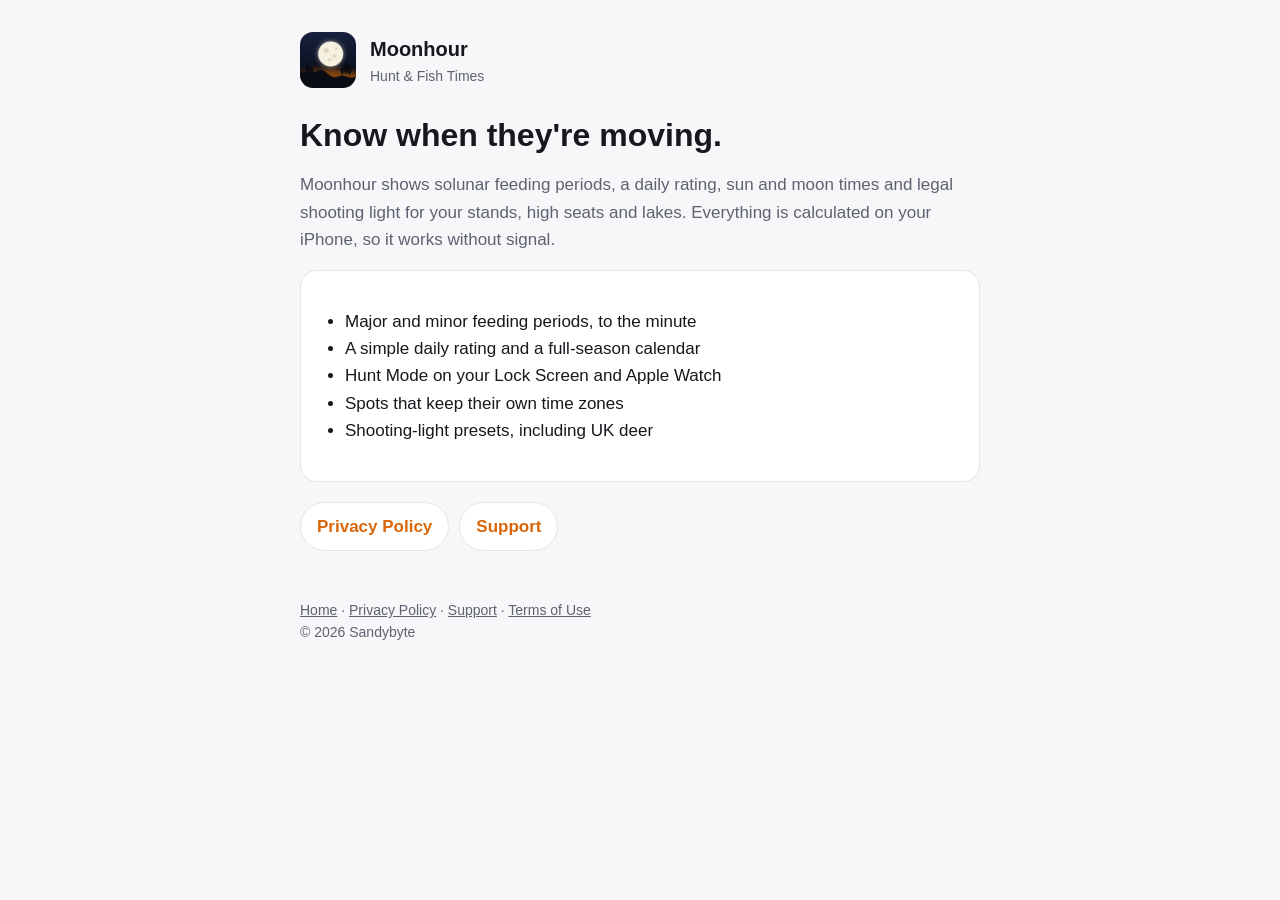
<file: index.html>
<!doctype html>
<html lang="en">
<head>
<meta charset="utf-8">
<meta name="viewport" content="width=device-width, initial-scale=1">
<title>Moonhour: Hunt & Fish Times</title>
<meta name="description" content="Know when fish and game are most likely to move. Feeding times, a daily rating, sun and moon times and legal shooting light, calculated on your iPhone.">
<link rel="icon" href="./favicon.png">
<link rel="apple-touch-icon" href="./icon.png">
<link rel="stylesheet" href="./style.css">
</head>
<body>
<main>
<header>
  <img src="./icon.png" alt="">
  <div><a href="./">Moonhour</a><div class="tag">Hunt &amp; Fish Times</div></div>
</header>
<h1>Know when they're moving.</h1>
<p class="muted">Moonhour shows solunar feeding periods, a daily rating, sun and moon times and legal shooting light for your stands, high seats and lakes. Everything is calculated on your iPhone, so it works without signal.</p>
<div class="card">
  <ul>
    <li>Major and minor feeding periods, to the minute</li>
    <li>A simple daily rating and a full-season calendar</li>
    <li>Hunt Mode on your Lock Screen and Apple Watch</li>
    <li>Spots that keep their own time zones</li>
    <li>Shooting-light presets, including UK deer</li>
  </ul>
</div>
<div class="links">
  <a href="privacy/">Privacy Policy</a>
  <a href="support/">Support</a>
</div>
<footer>
  <a href="./">Home</a> · <a href="./privacy/">Privacy Policy</a> · <a href="./support/">Support</a> · <a href="https://www.apple.com/legal/internet-services/itunes/dev/stdeula/">Terms of Use</a><br>
  © 2026 Sandybyte
</footer>
</main>
</body>
</html>
</file>
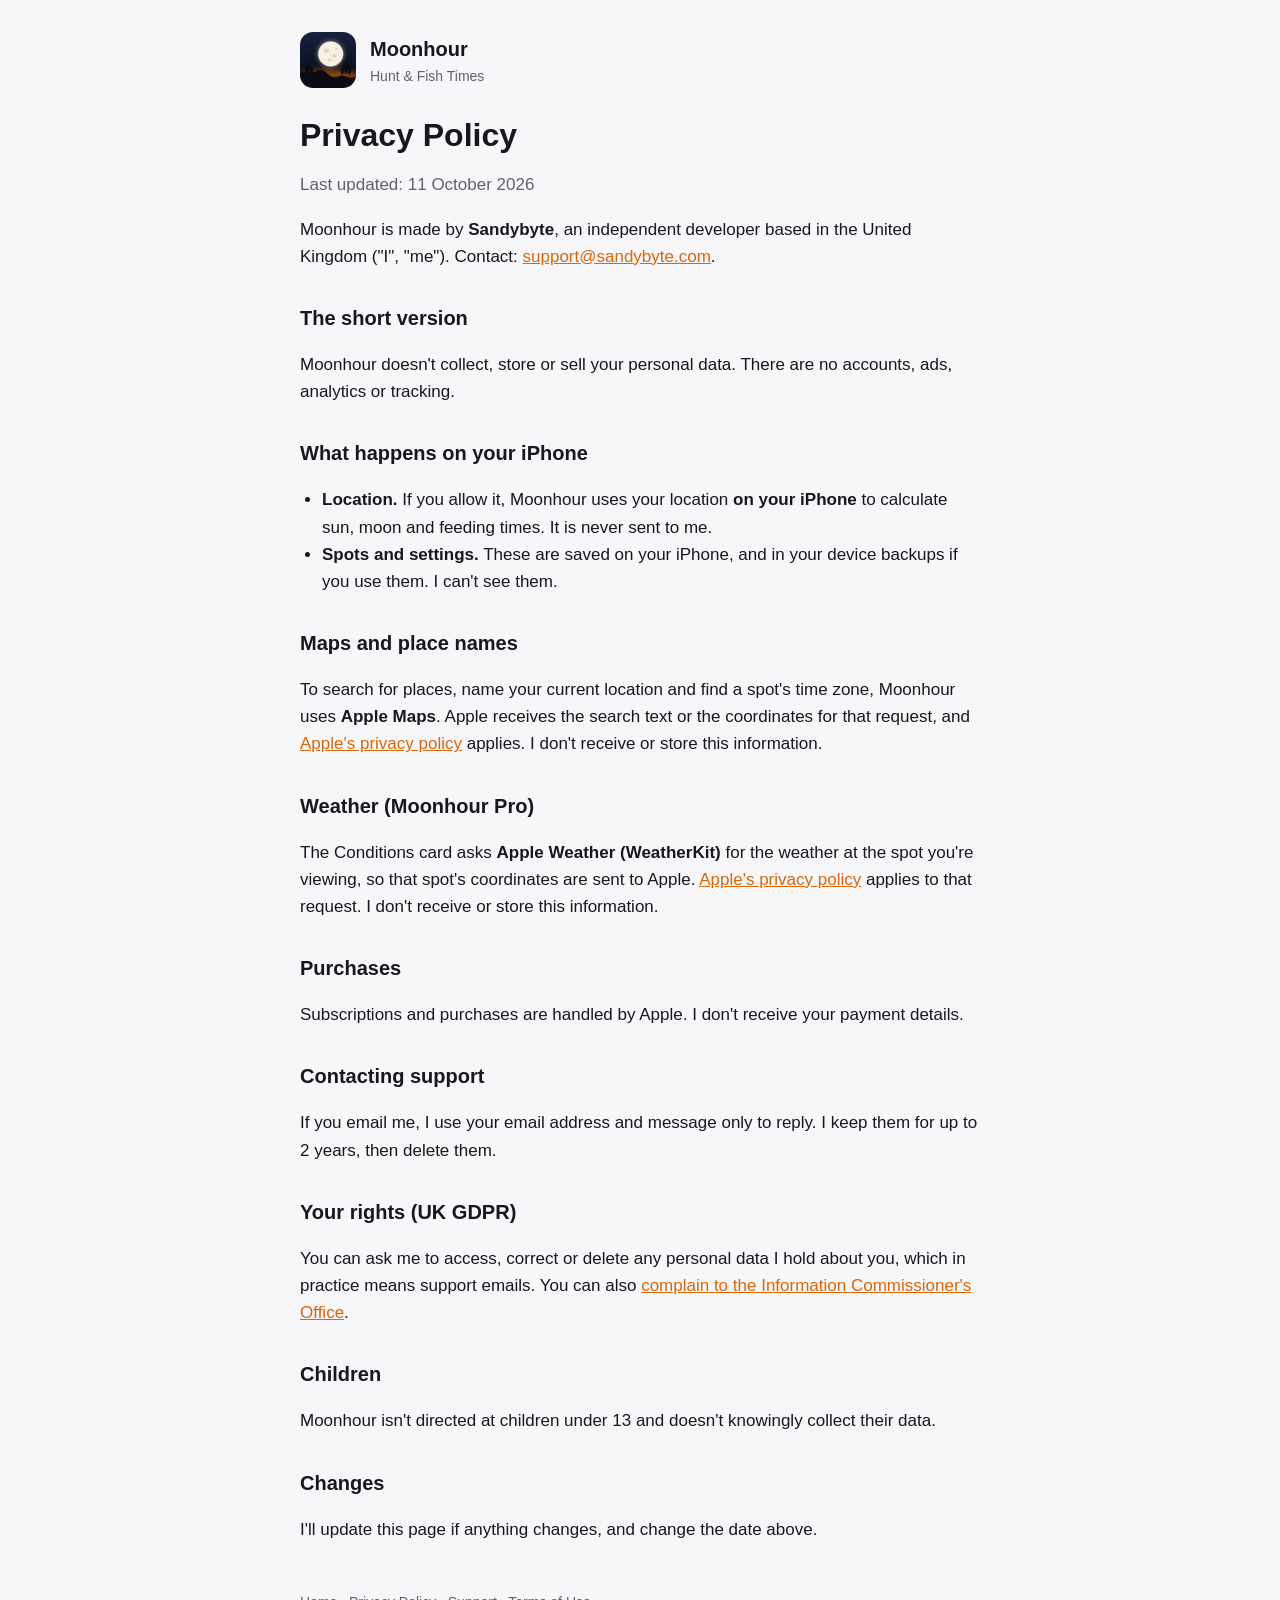
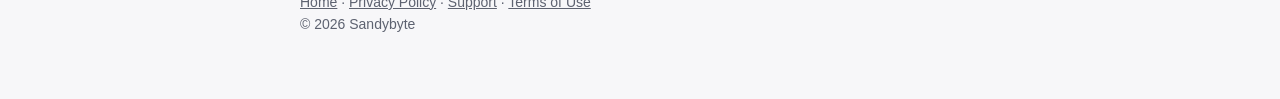
<file: privacy/index.html>
<!doctype html>
<html lang="en">
<head>
<meta charset="utf-8">
<meta name="viewport" content="width=device-width, initial-scale=1">
<title>Privacy Policy · Moonhour</title>
<meta name="description" content="How Moonhour handles your data: it doesn't collect, store or sell personal data.">
<link rel="icon" href="../favicon.png">
<link rel="apple-touch-icon" href="../icon.png">
<link rel="stylesheet" href="../style.css">
</head>
<body>
<main>
<header>
  <img src="../icon.png" alt="">
  <div><a href="../">Moonhour</a><div class="tag">Hunt &amp; Fish Times</div></div>
</header>
<h1>Privacy Policy</h1>
<p class="muted">Last updated: 11 October 2026</p>
<p>Moonhour is made by <strong>Sandybyte</strong>, an independent developer based in the United Kingdom ("I", "me"). Contact: <a href="mailto:support@sandybyte.com">support@sandybyte.com</a>.</p>

<h2>The short version</h2>
<p>Moonhour doesn't collect, store or sell your personal data. There are no accounts, ads, analytics or tracking.</p>

<h2>What happens on your iPhone</h2>
<ul>
  <li><strong>Location.</strong> If you allow it, Moonhour uses your location <strong>on your iPhone</strong> to calculate sun, moon and feeding times. It is never sent to me.</li>
  <li><strong>Spots and settings.</strong> These are saved on your iPhone, and in your device backups if you use them. I can't see them.</li>
</ul>

<h2>Maps and place names</h2>
<p>To search for places, name your current location and find a spot's time zone, Moonhour uses <strong>Apple Maps</strong>. Apple receives the search text or the coordinates for that request, and <a href="https://www.apple.com/legal/privacy/">Apple's privacy policy</a> applies. I don't receive or store this information.</p>

<h2>Weather (Moonhour Pro)</h2>
<p>The Conditions card asks <strong>Apple Weather (WeatherKit)</strong> for the weather at the spot you're viewing, so that spot's coordinates are sent to Apple. <a href="https://www.apple.com/legal/privacy/">Apple's privacy policy</a> applies to that request. I don't receive or store this information.</p>

<h2>Purchases</h2>
<p>Subscriptions and purchases are handled by Apple. I don't receive your payment details.</p>

<h2>Contacting support</h2>
<p>If you email me, I use your email address and message only to reply. I keep them for up to 2 years, then delete them.</p>

<h2>Your rights (UK GDPR)</h2>
<p>You can ask me to access, correct or delete any personal data I hold about you, which in practice means support emails. You can also <a href="https://ico.org.uk/make-a-complaint/">complain to the Information Commissioner's Office</a>.</p>

<h2>Children</h2>
<p>Moonhour isn't directed at children under 13 and doesn't knowingly collect their data.</p>

<h2>Changes</h2>
<p>I'll update this page if anything changes, and change the date above.</p>
<footer>
  <a href="../">Home</a> · <a href="../privacy/">Privacy Policy</a> · <a href="../support/">Support</a> · <a href="https://www.apple.com/legal/internet-services/itunes/dev/stdeula/">Terms of Use</a><br>
  © 2026 Sandybyte
</footer>
</main>
</body>
</html>
</file>
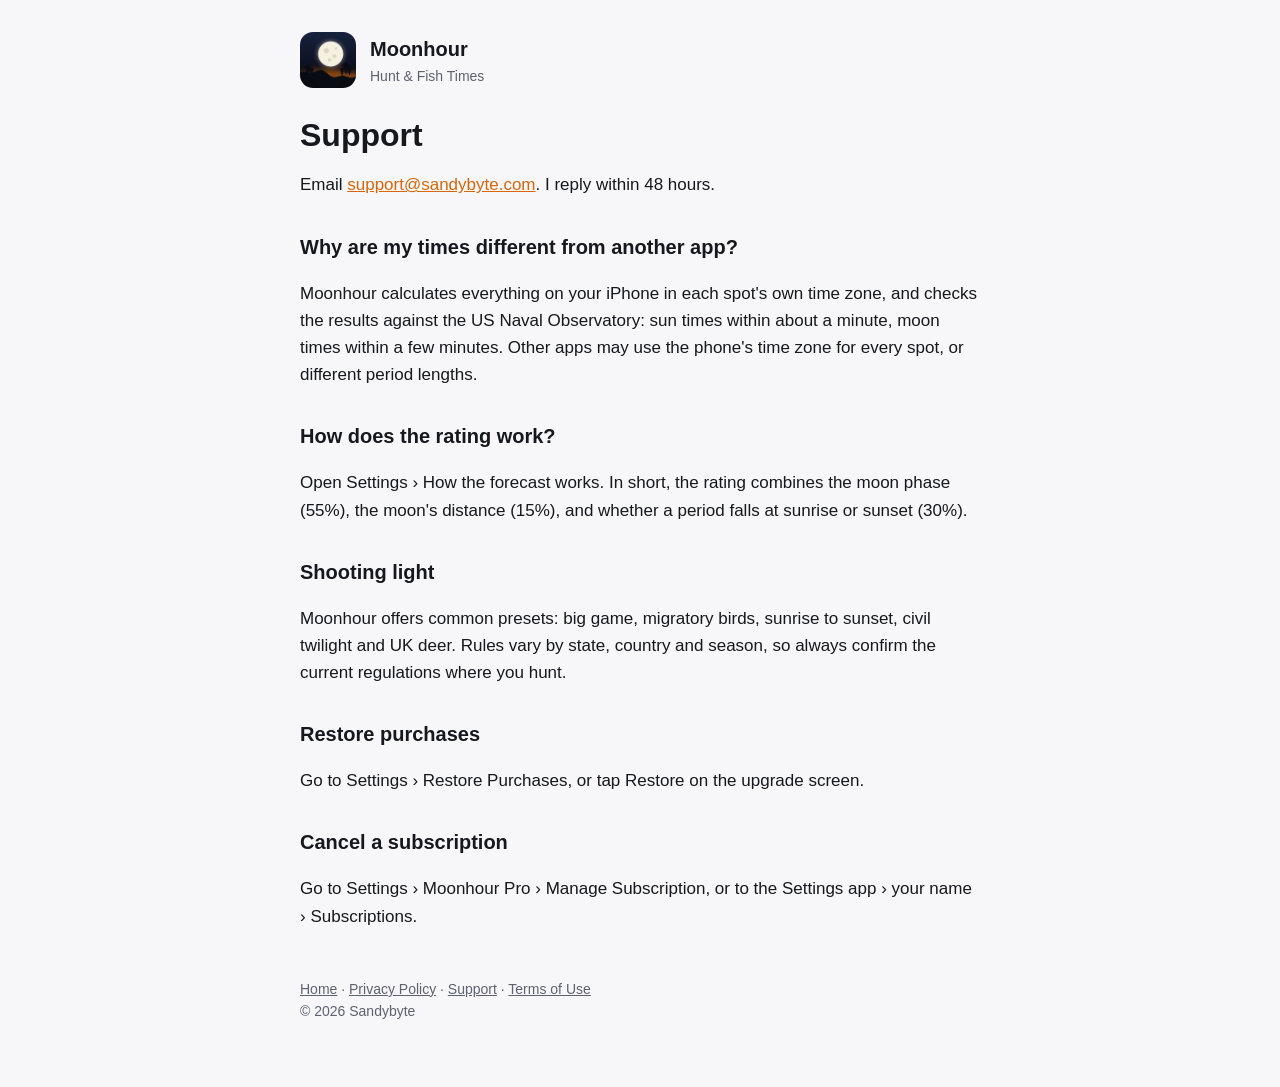
<file: support/index.html>
<!doctype html>
<html lang="en">
<head>
<meta charset="utf-8">
<meta name="viewport" content="width=device-width, initial-scale=1">
<title>Support · Moonhour</title>
<meta name="description" content="Help with Moonhour: contact, common questions, restoring purchases and managing your subscription.">
<link rel="icon" href="../favicon.png">
<link rel="apple-touch-icon" href="../icon.png">
<link rel="stylesheet" href="../style.css">
</head>
<body>
<main>
<header>
  <img src="../icon.png" alt="">
  <div><a href="../">Moonhour</a><div class="tag">Hunt &amp; Fish Times</div></div>
</header>
<h1>Support</h1>
<p>Email <a href="mailto:support@sandybyte.com?subject=Moonhour%20support">support@sandybyte.com</a>. I reply within 48 hours.</p>

<h2>Why are my times different from another app?</h2>
<p>Moonhour calculates everything on your iPhone in each spot's own time zone, and checks the results against the US Naval Observatory: sun times within about a minute, moon times within a few minutes. Other apps may use the phone's time zone for every spot, or different period lengths.</p>

<h2>How does the rating work?</h2>
<p>Open Settings › How the forecast works. In short, the rating combines the moon phase (55%), the moon's distance (15%), and whether a period falls at sunrise or sunset (30%).</p>

<h2>Shooting light</h2>
<p>Moonhour offers common presets: big game, migratory birds, sunrise to sunset, civil twilight and UK deer. Rules vary by state, country and season, so always confirm the current regulations where you hunt.</p>

<h2>Restore purchases</h2>
<p>Go to Settings › Restore Purchases, or tap Restore on the upgrade screen.</p>

<h2>Cancel a subscription</h2>
<p>Go to Settings › Moonhour Pro › Manage Subscription, or to the Settings app › your name › Subscriptions.</p>
<footer>
  <a href="../">Home</a> · <a href="../privacy/">Privacy Policy</a> · <a href="../support/">Support</a> · <a href="https://www.apple.com/legal/internet-services/itunes/dev/stdeula/">Terms of Use</a><br>
  © 2026 Sandybyte
</footer>
</main>
</body>
</html>
</file>
<file: style.css>
:root {
  --bg: #f7f7f9;
  --card: #ffffff;
  --text: #16181d;
  --muted: #5d6270;
  --accent: #d96609;
  --border: #e3e5ea;
}
@media (prefers-color-scheme: dark) {
  :root {
    --bg: #0b0e17;
    --card: #151a27;
    --text: #eef0f5;
    --muted: #a3a9b8;
    --accent: #f5902e;
    --border: #262c3d;
  }
}
* { box-sizing: border-box; }
html { -webkit-text-size-adjust: 100%; }
body {
  margin: 0;
  background: var(--bg);
  color: var(--text);
  font: 17px/1.6 -apple-system, BlinkMacSystemFont, "SF Pro Text", "Segoe UI", Roboto, Helvetica, Arial, sans-serif;
}
main { max-width: 720px; margin: 0 auto; padding: 32px 20px 64px; }
header { display: flex; align-items: center; gap: 14px; margin-bottom: 28px; }
header img { width: 56px; height: 56px; border-radius: 13px; }
header a { color: var(--text); text-decoration: none; font-weight: 700; font-size: 20px; }
header .tag { color: var(--muted); font-size: 14px; }
h1 { font-size: 32px; line-height: 1.2; margin: 0 0 6px; }
h2 { font-size: 20px; margin: 32px 0 8px; }
p, li { color: var(--text); }
.muted { color: var(--muted); }
a { color: var(--accent); }
ul { padding-left: 22px; }
.card { background: var(--card); border: 1px solid var(--border); border-radius: 16px; padding: 20px 22px; margin: 16px 0; }
.links { display: flex; flex-wrap: wrap; gap: 10px; margin-top: 20px; }
.links a { display: inline-block; padding: 10px 16px; border-radius: 999px; background: var(--card); border: 1px solid var(--border); text-decoration: none; font-weight: 600; }
footer { margin-top: 48px; font-size: 14px; color: var(--muted); }
footer a { color: var(--muted); }
</file>
